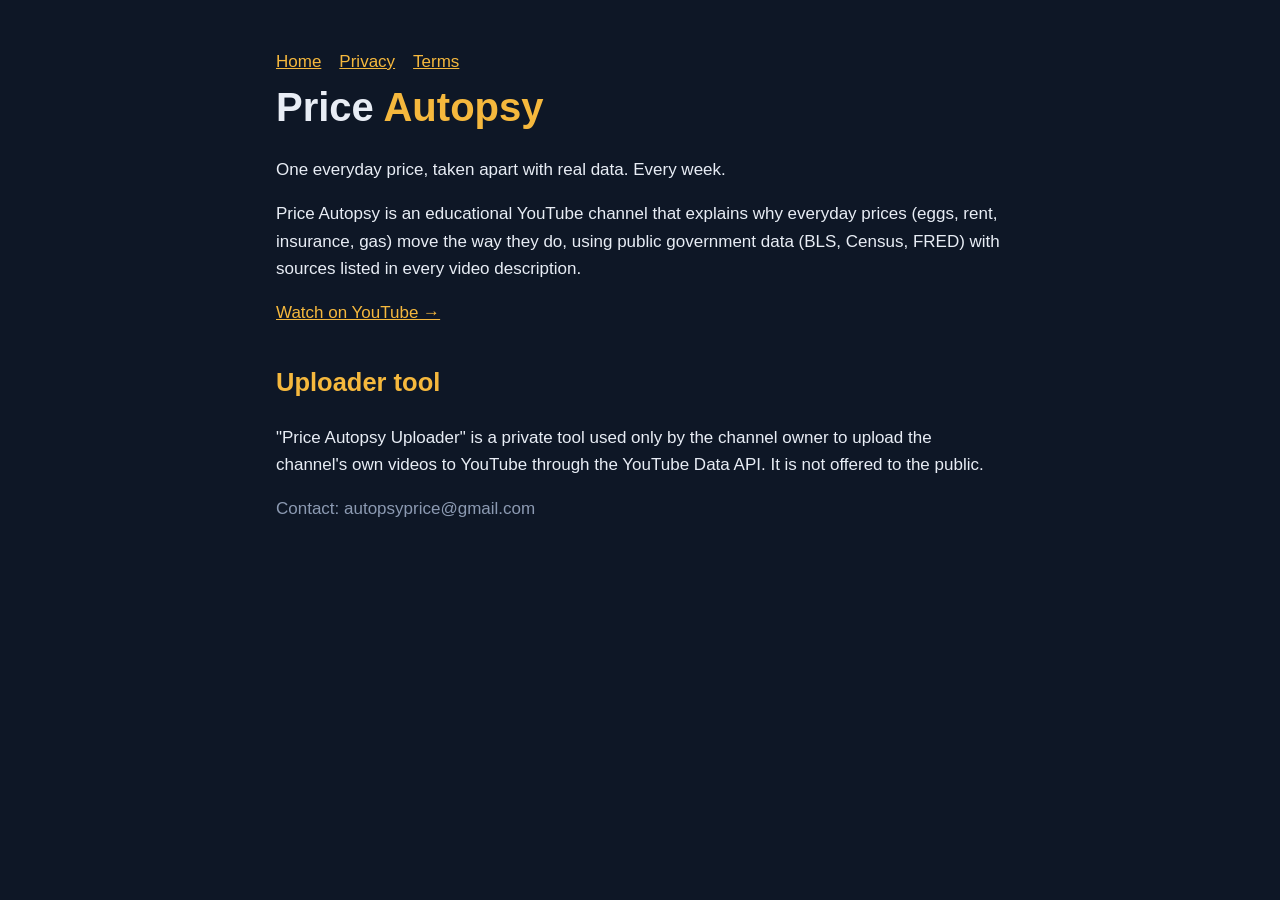
<file: index.html>
<!doctype html><html lang="en"><head><meta charset="utf-8"><meta name="viewport" content="width=device-width,initial-scale=1"><title>Price Autopsy</title><link rel="stylesheet" href="style.css"></head>
<body><main><nav><a href="./">Home</a><a href="privacy.html">Privacy</a><a href="terms.html">Terms</a></nav>
<h1>Price <span>Autopsy</span></h1><p>One everyday price, taken apart with real data. Every week.</p>
<p>Price Autopsy is an educational YouTube channel that explains why everyday prices (eggs, rent, insurance, gas) move the way they do, using public government data (BLS, Census, FRED) with sources listed in every video description.</p>
<p><a href="https://www.youtube.com/@PriceAutopsy_Official">Watch on YouTube &rarr;</a></p>
<h2>Uploader tool</h2><p>"Price Autopsy Uploader" is a private tool used only by the channel owner to upload the channel's own videos to YouTube through the YouTube Data API. It is not offered to the public.</p>
<p class="muted">Contact: autopsyprice@gmail.com</p></main></body></html>
</file>
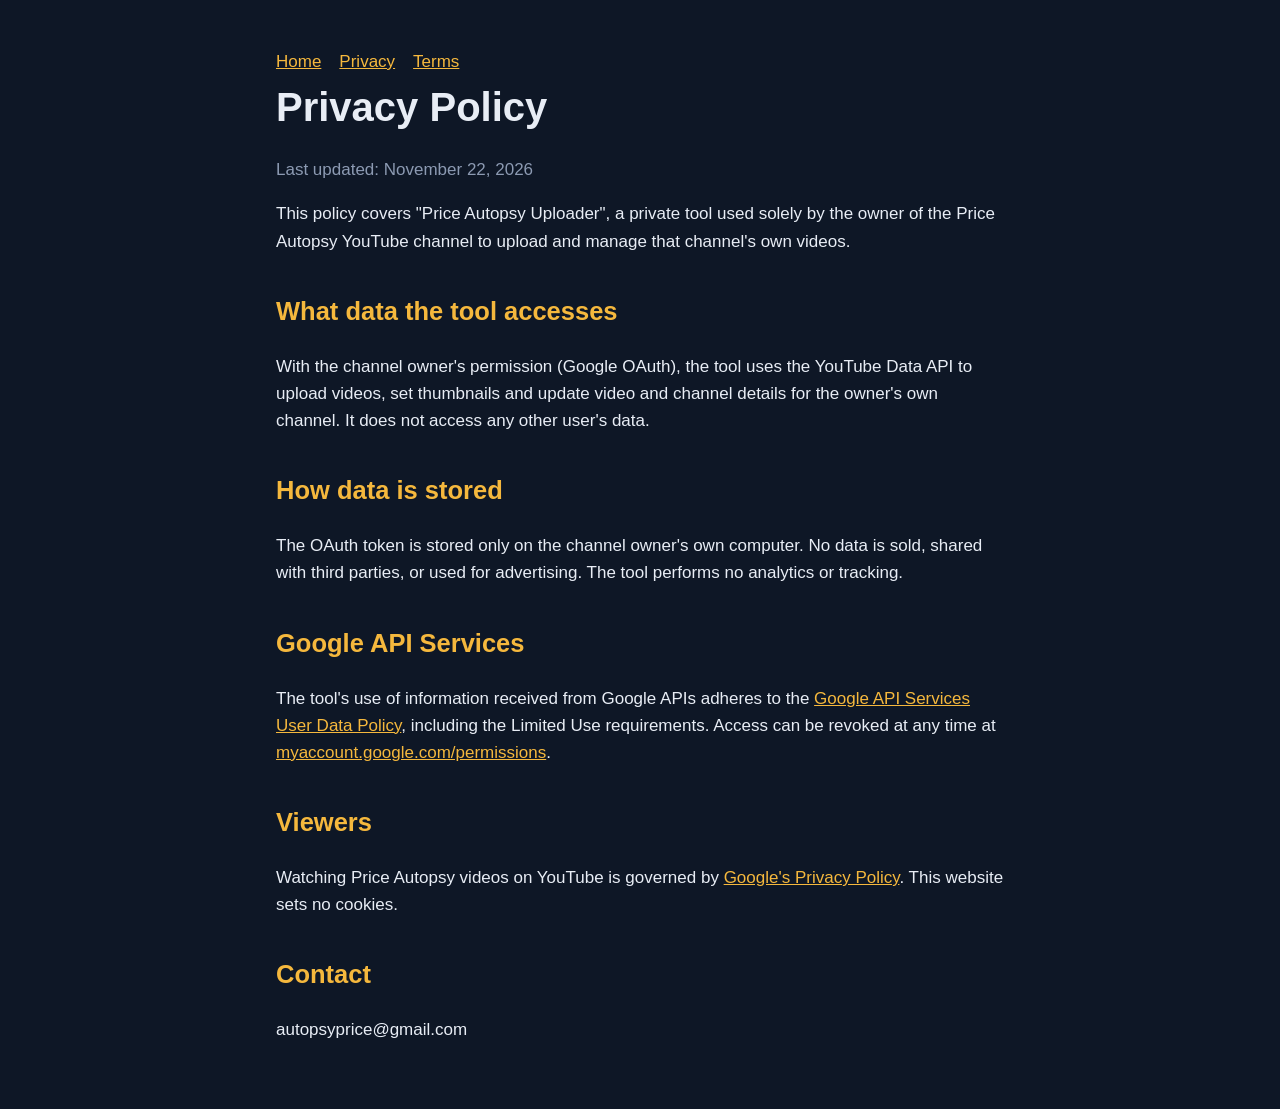
<file: privacy.html>
<!doctype html><html lang="en"><head><meta charset="utf-8"><meta name="viewport" content="width=device-width,initial-scale=1"><title>Privacy Policy</title><link rel="stylesheet" href="style.css"></head>
<body><main><nav><a href="./">Home</a><a href="privacy.html">Privacy</a><a href="terms.html">Terms</a></nav>
<h1>Privacy Policy</h1><p class="muted">Last updated: November 22, 2026</p>
<p>This policy covers "Price Autopsy Uploader", a private tool used solely by the owner of the Price Autopsy YouTube channel to upload and manage that channel's own videos.</p>
<h2>What data the tool accesses</h2><p>With the channel owner's permission (Google OAuth), the tool uses the YouTube Data API to upload videos, set thumbnails and update video and channel details for the owner's own channel. It does not access any other user's data.</p>
<h2>How data is stored</h2><p>The OAuth token is stored only on the channel owner's own computer. No data is sold, shared with third parties, or used for advertising. The tool performs no analytics or tracking.</p>
<h2>Google API Services</h2><p>The tool's use of information received from Google APIs adheres to the <a href="https://developers.google.com/terms/api-services-user-data-policy">Google API Services User Data Policy</a>, including the Limited Use requirements. Access can be revoked at any time at <a href="https://myaccount.google.com/permissions">myaccount.google.com/permissions</a>.</p>
<h2>Viewers</h2><p>Watching Price Autopsy videos on YouTube is governed by <a href="https://policies.google.com/privacy">Google's Privacy Policy</a>. This website sets no cookies.</p>
<h2>Contact</h2><p>autopsyprice@gmail.com</p></main></body></html>
</file>
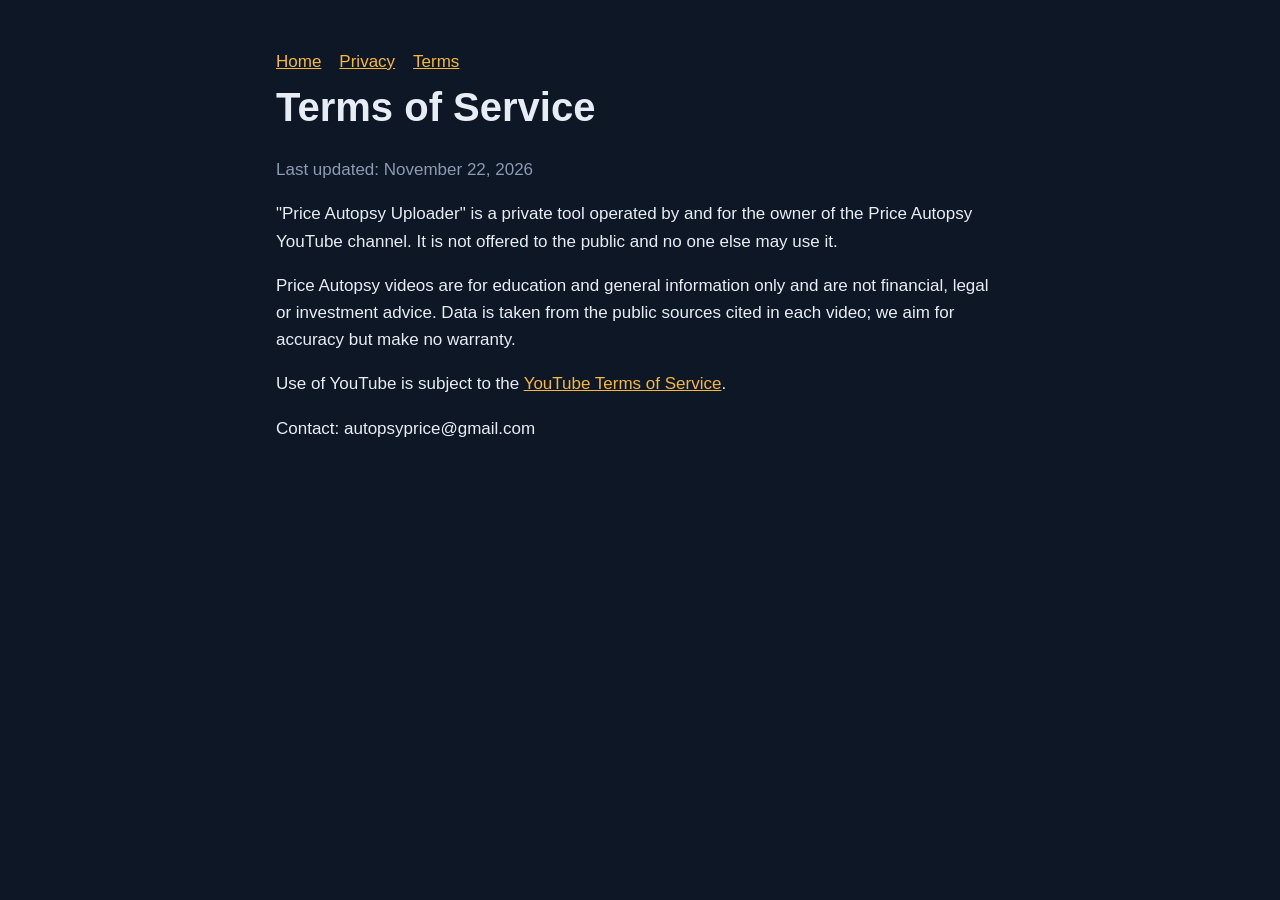
<file: terms.html>
<!doctype html><html lang="en"><head><meta charset="utf-8"><meta name="viewport" content="width=device-width,initial-scale=1"><title>Terms of Service</title><link rel="stylesheet" href="style.css"></head>
<body><main><nav><a href="./">Home</a><a href="privacy.html">Privacy</a><a href="terms.html">Terms</a></nav>
<h1>Terms of Service</h1><p class="muted">Last updated: November 22, 2026</p>
<p>"Price Autopsy Uploader" is a private tool operated by and for the owner of the Price Autopsy YouTube channel. It is not offered to the public and no one else may use it.</p>
<p>Price Autopsy videos are for education and general information only and are not financial, legal or investment advice. Data is taken from the public sources cited in each video; we aim for accuracy but make no warranty.</p>
<p>Use of YouTube is subject to the <a href="https://www.youtube.com/t/terms">YouTube Terms of Service</a>.</p>
<p>Contact: autopsyprice@gmail.com</p></main></body></html>
</file>
<file: style.css>
:root{--bg:#0E1726;--fg:#E8EDF5;--muted:#8C9AB2;--amber:#F5B83D}
*{box-sizing:border-box}body{margin:0;background:var(--bg);color:var(--fg);font:17px/1.6 -apple-system,BlinkMacSystemFont,"Segoe UI",Roboto,sans-serif}
main{max-width:760px;margin:0 auto;padding:48px 16px}h1{font-size:40px;margin:0 0 8px}h1 span{color:var(--amber)}h2{color:var(--amber);margin-top:36px}
a{color:var(--amber)}p.muted,small{color:var(--muted)}nav a{margin-right:18px}
</file>
